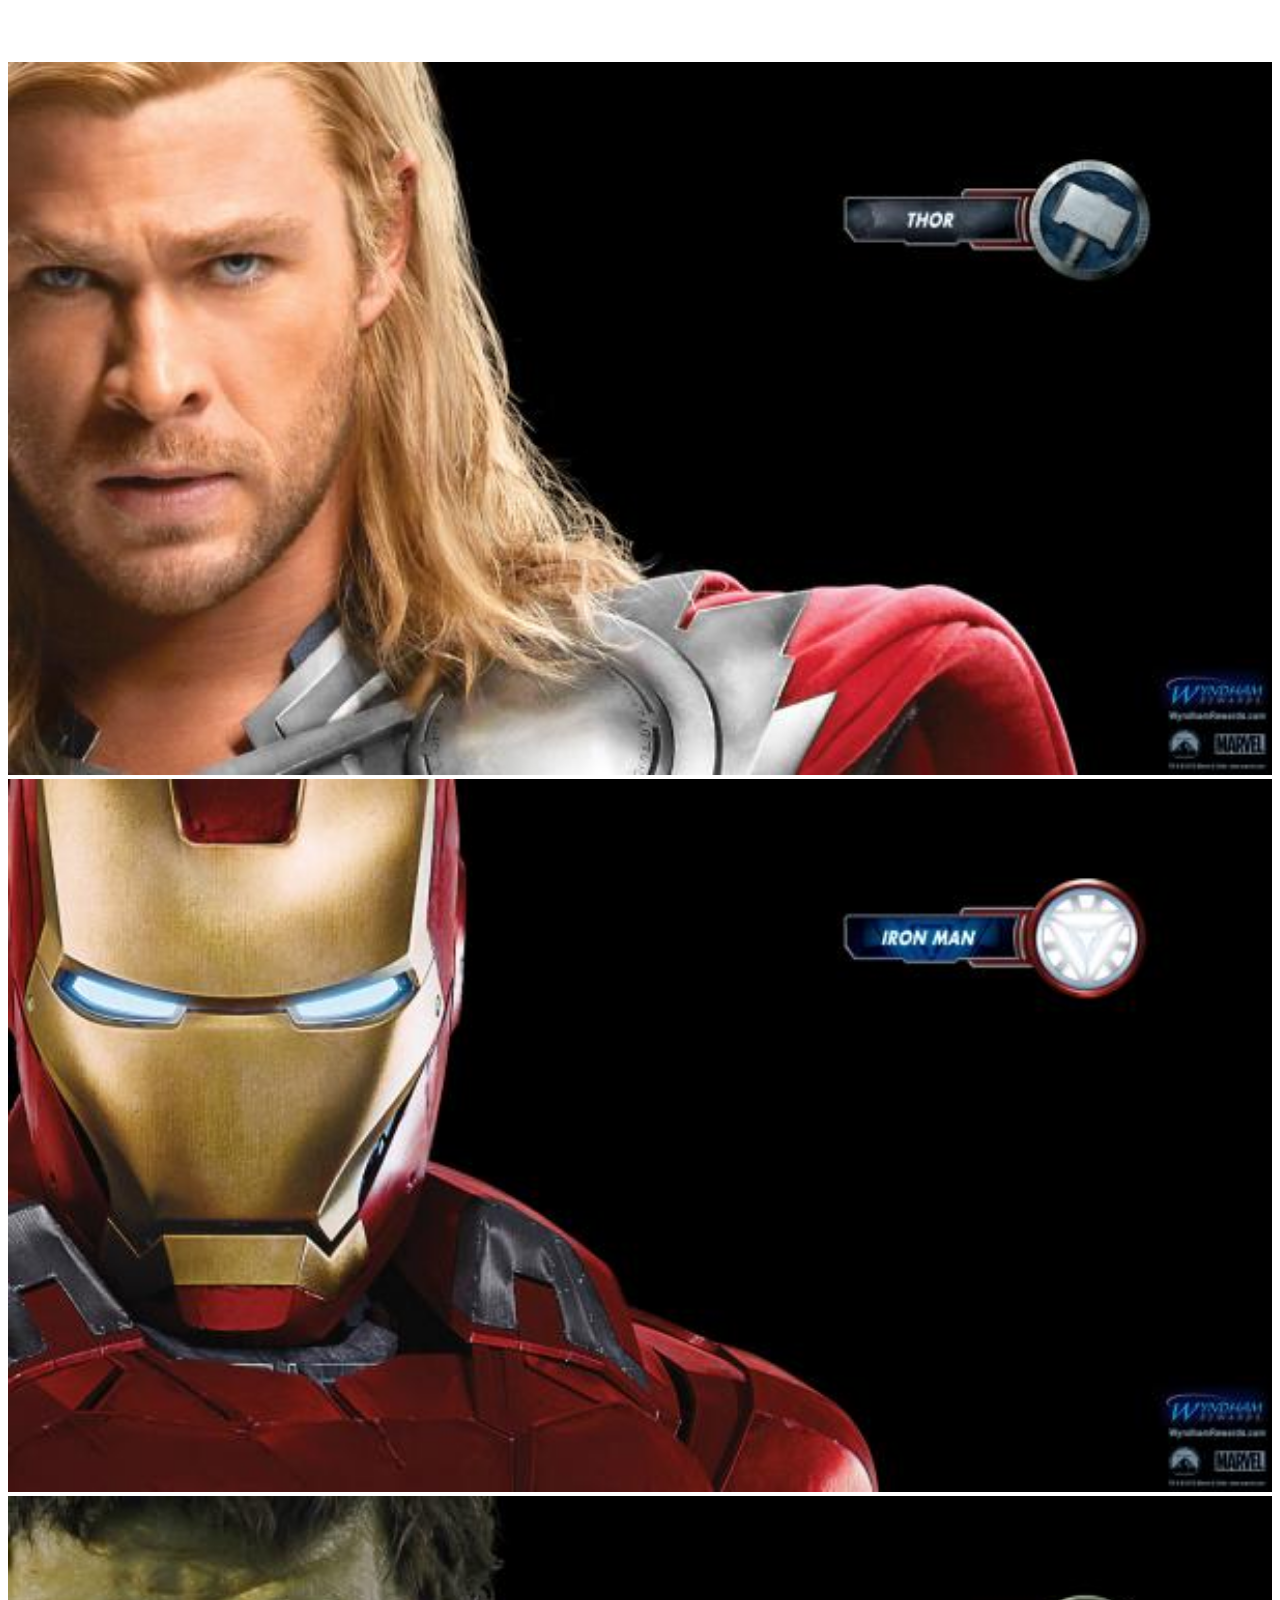
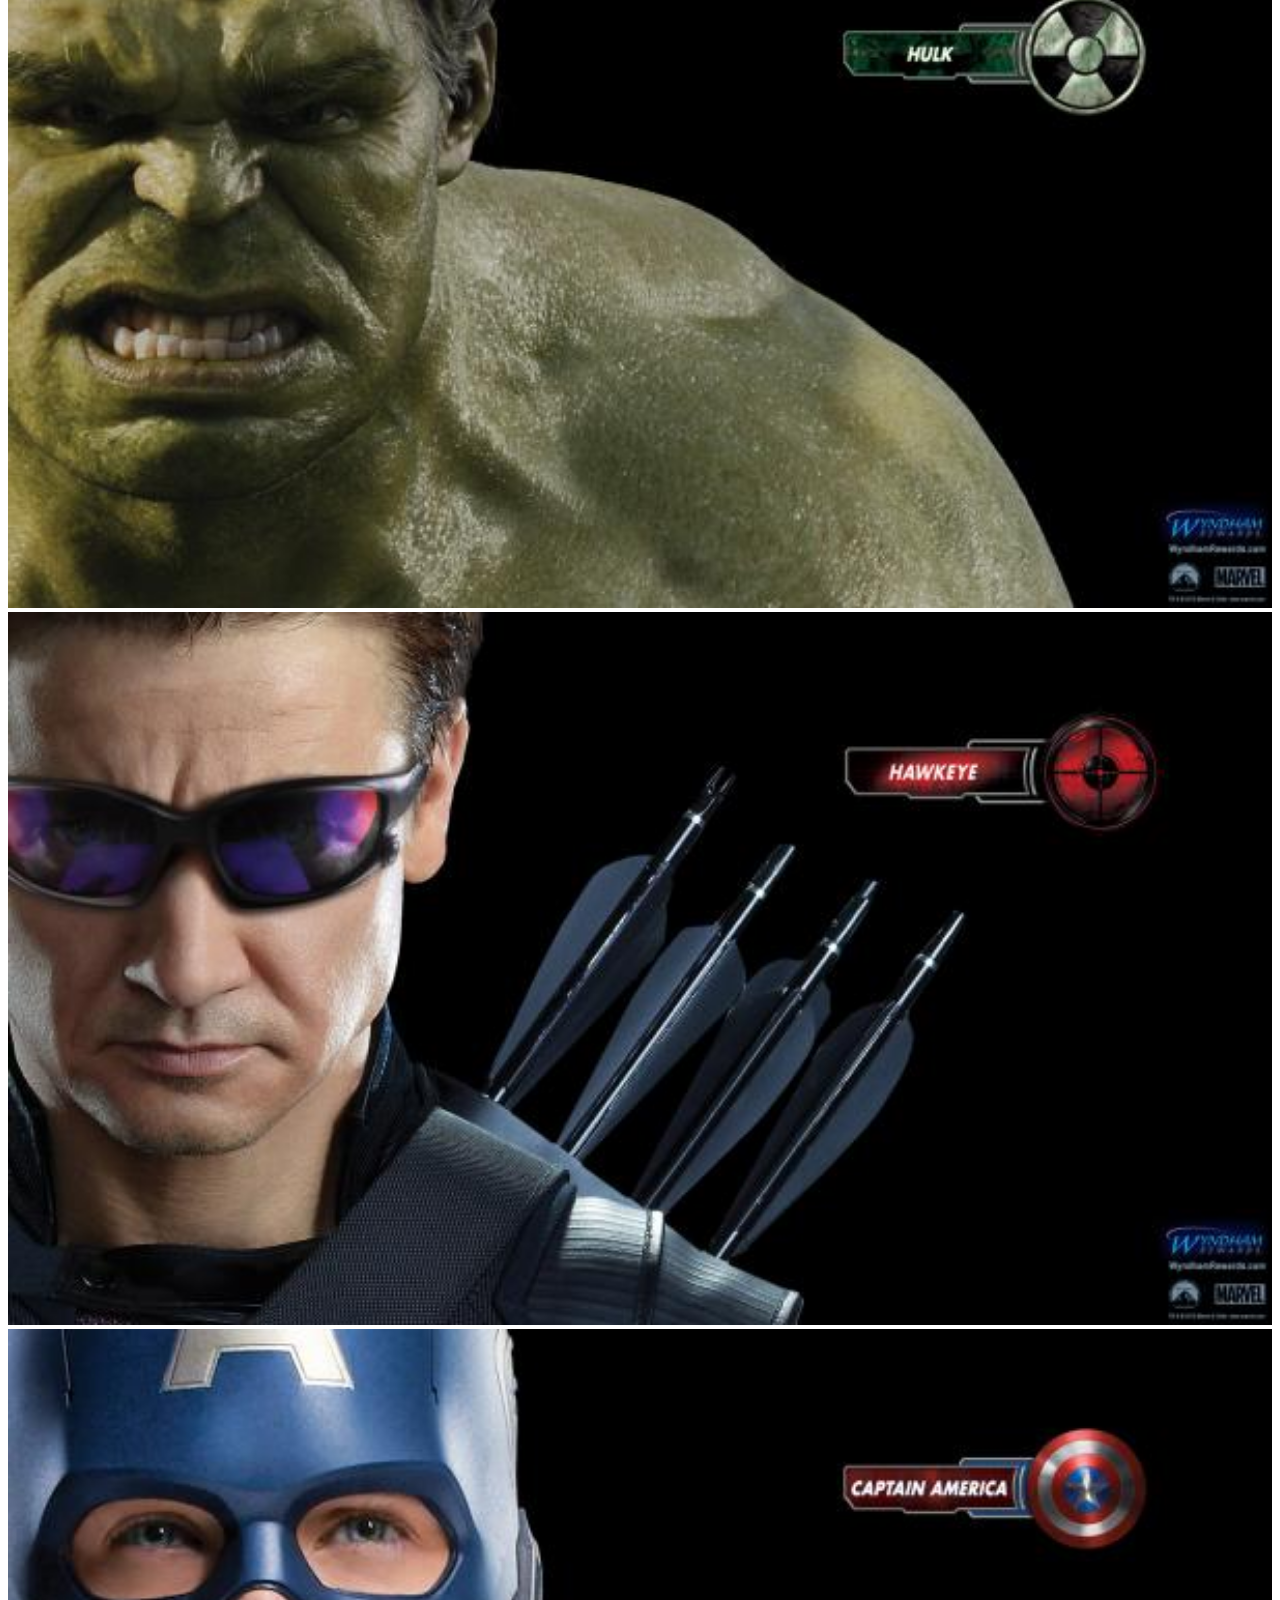
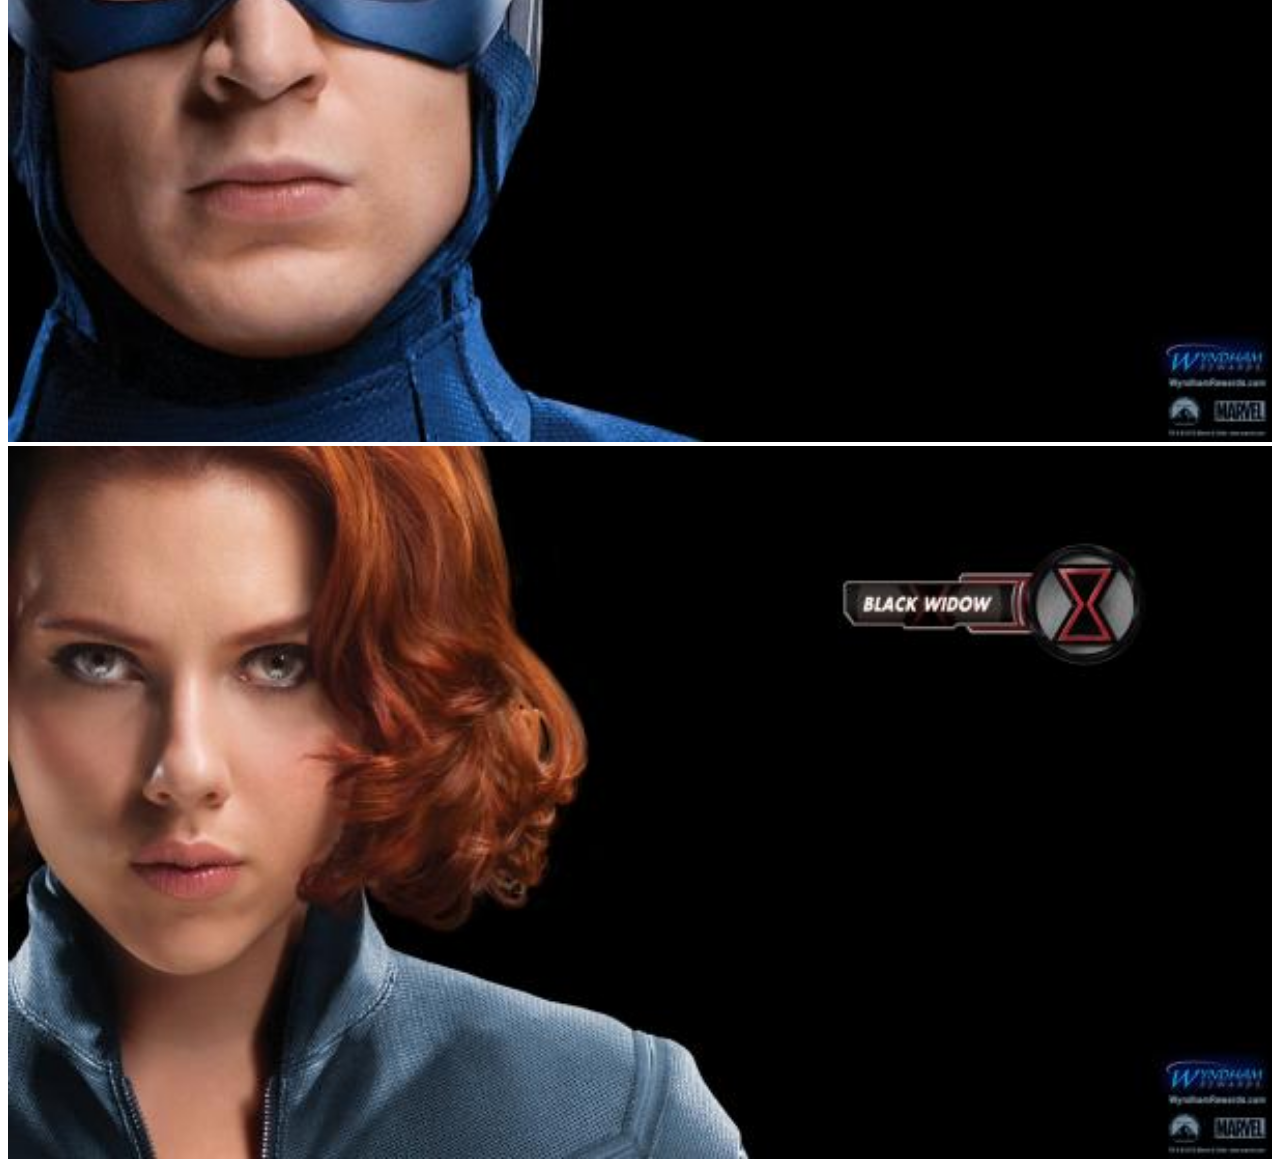
<file: index.html>
<!DOCTYPE html>
<html>
      <head>
            <link rel="stylesheet" href="style.css">
      </head>
      <body>
            <div id="menu">
                 <a href="#">Home</a>
                 <a href="about.html">About</a>
                 <a href="contact.html">Contact</a>
            </div>
           <div class="gallery">
                <a href="avenger-1.html"><img src="images/avengers_01.jpg"/></a>
                <a href="avenger-2.html"><img src="images/avengers_02.jpg"/></a>
                <a href="avenger-3.html"><img src="images/avengers_03.jpg"/></a>
                <a href="avenger-4.html"><img src="images/avengers_04.jpg"/></a>
                <a href="avenger-5.html"><img src="images/avengers_05.jpg"/></a>
                <a href="avenger-6.html"><img src="images/avengers_06.jpg"/></a>
           </div>
      </body>
</html>
</file>
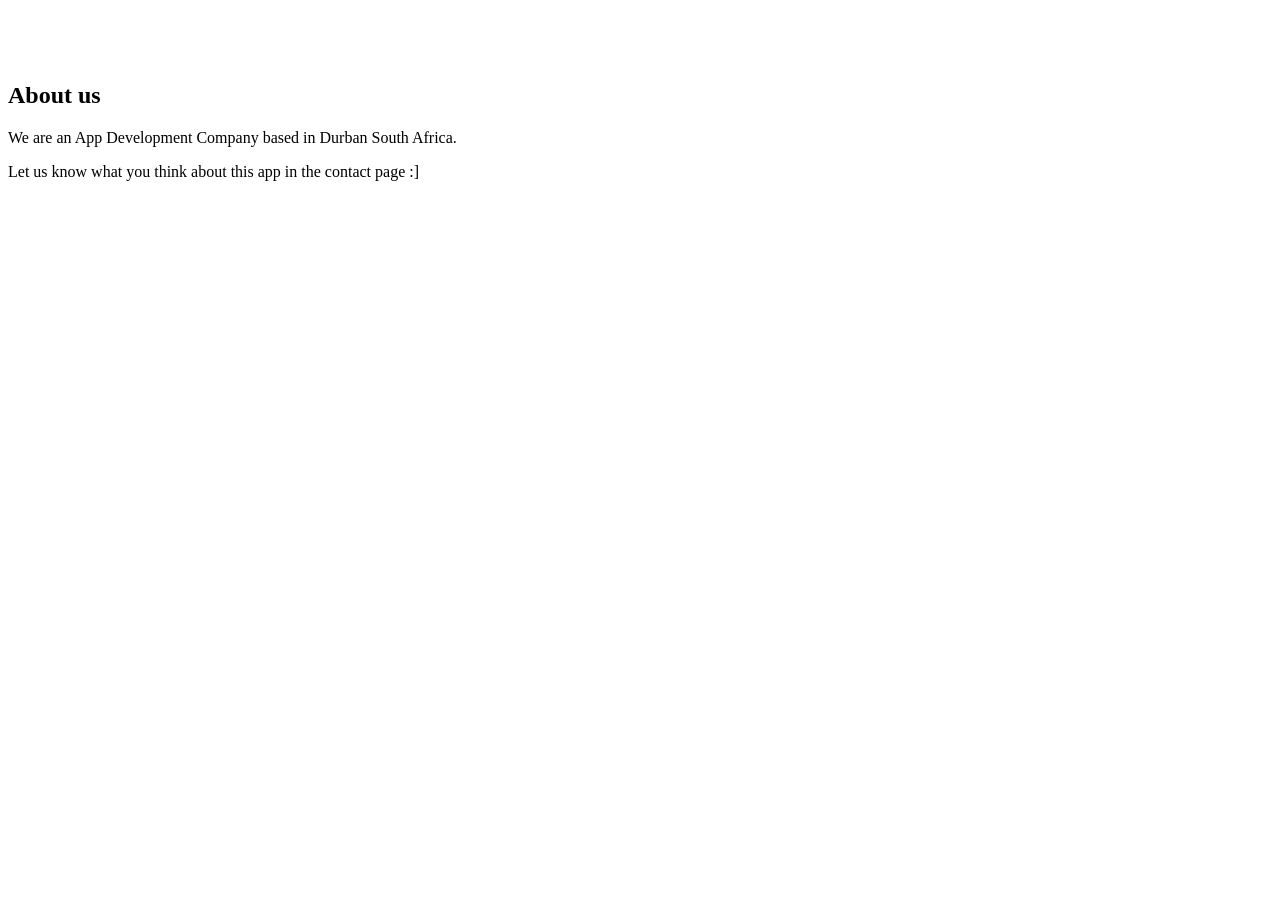
<file: about.html>
<!DOCTYPE html>
<html>
    <head>
        <link rel="stylesheet" href="style.css">
    </head>
    <body>
        <div id="menu">
            <a href="index.html">Home</a>
            <a href="about.html">About</a>
            <a href="contact.html">Contact</a>
        </div>
        <h2>About us</h2>
        <p>We are an App Development Company based in Durban South Africa.</p>
        <p>Let us know what you think about this app in the contact page :]</p> 

    </body>
</html>
</file>
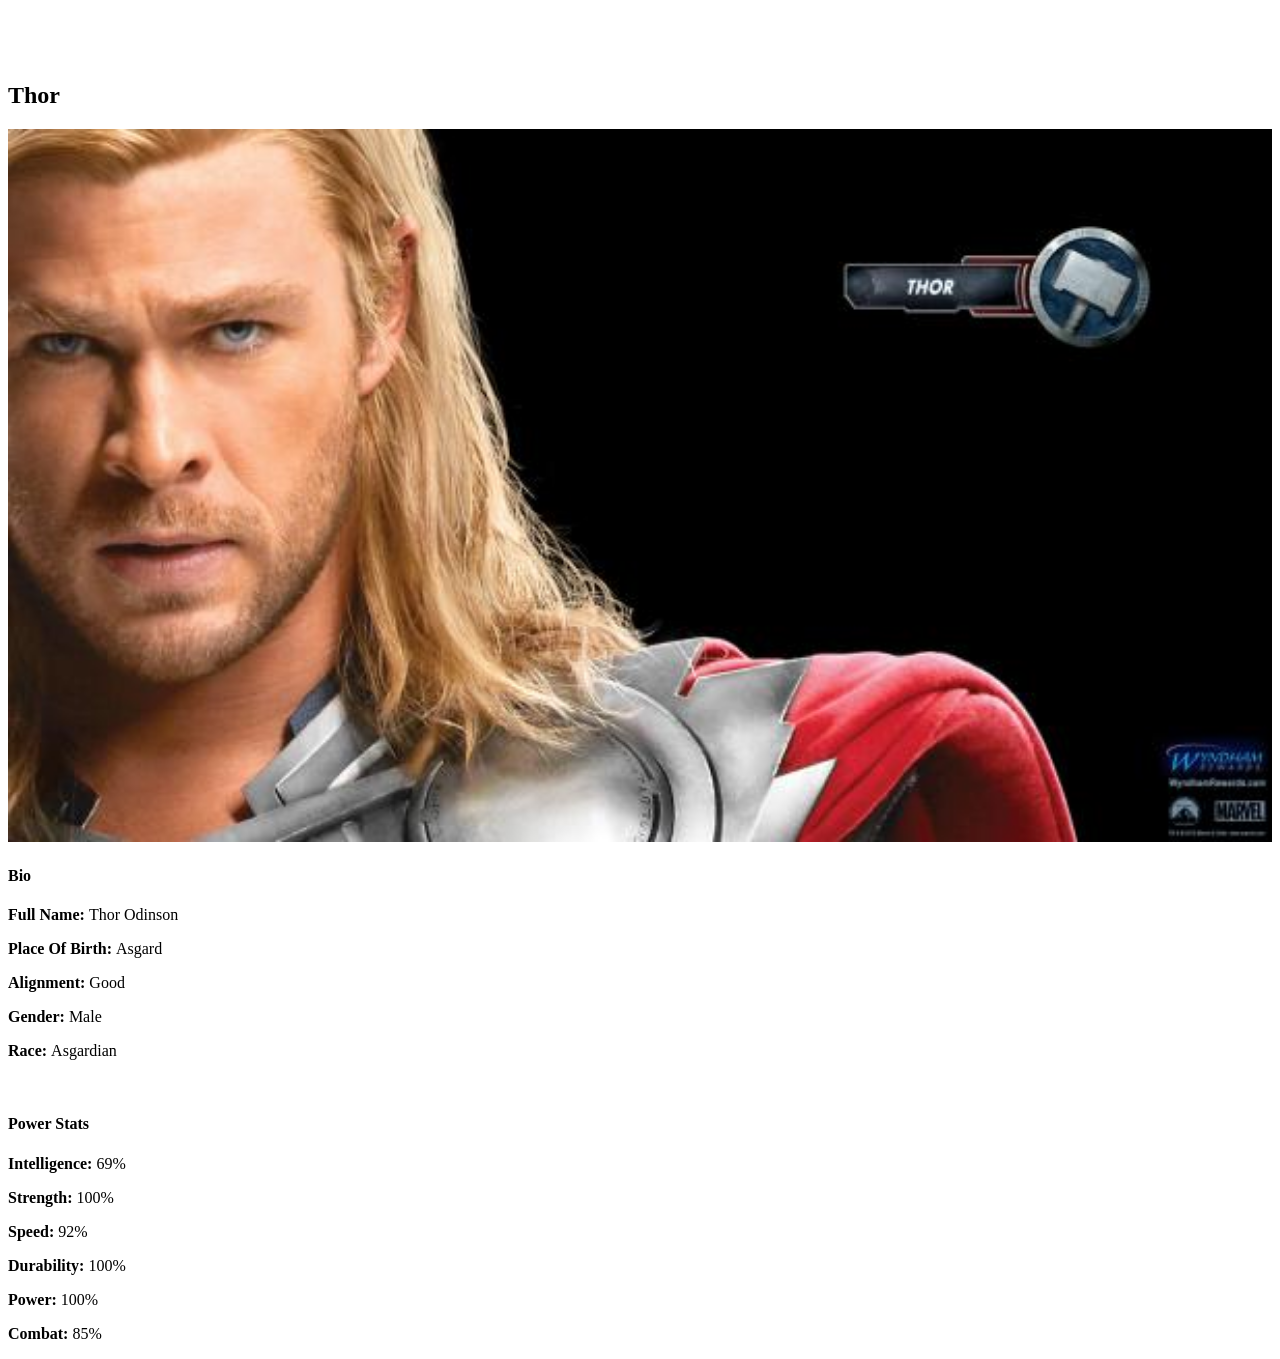
<file: avenger-1.html>
<!DOCTYPE html>
<html>
     <head>
          <link rel="stylesheet" href="style.css">
     </head>

     <body>
          <div id="menu">
               <a href="#">Home</a>
               <a href="about.html">About</a>
               <a href="contact.html">Contact</a>
          </div>
          <h2>Thor</h2>
          <div class="gallery">
               <img src="images/avengers_01.jpg">
          </div>
             <h4>Bio</h4>
               <p><b>Full Name: </b> Thor Odinson</p>
               <p><b>Place Of Birth: </b> Asgard</p>
               <p><b>Alignment: </b> Good</p>
               <p><b>Gender: </b> Male</p>
               <p><b>Race: </b> Asgardian</p>
              <br/>

              <h4>Power Stats</h4>
              <p><b>Intelligence: </b> 69%</p>
              <p><b>Strength: </b> 100%</p>
              <p><b>Speed: </b> 92%</p>
              <p><b>Durability: </b> 100%</p>
              <p><b>Power: </b> 100%</p>
              <p><b>Combat: </b> 85%</p> 
     </body>
</html>
</file>
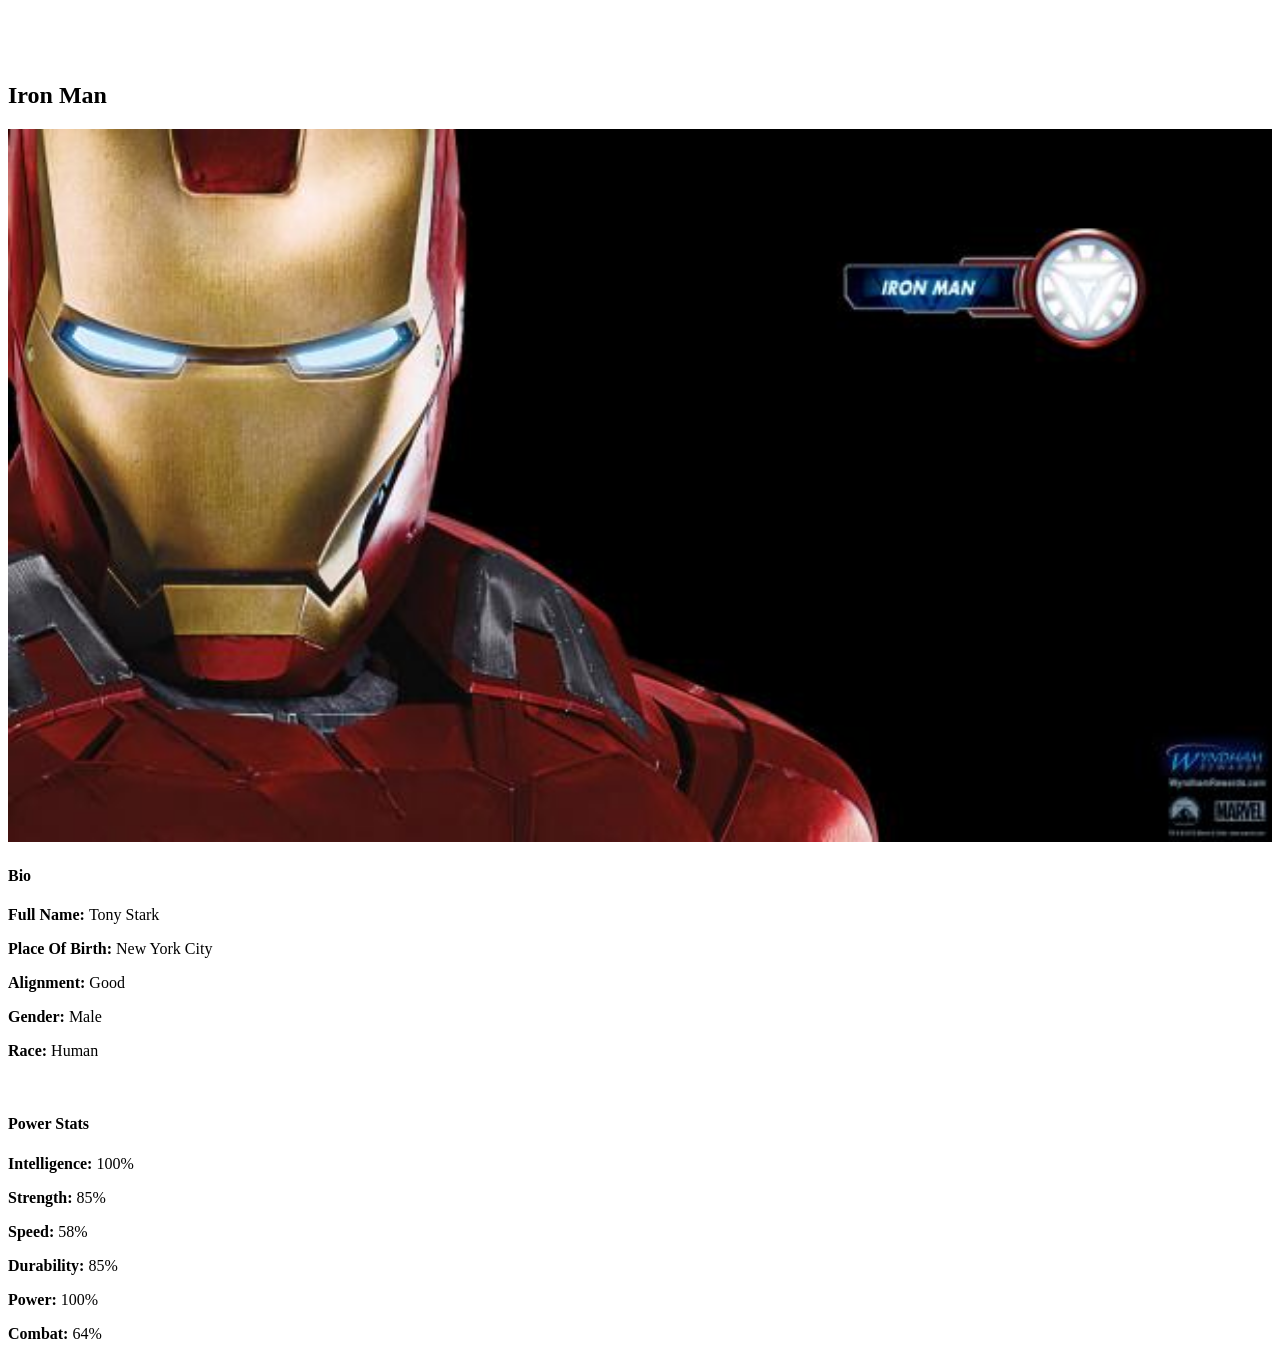
<file: avenger-2.html>
<!DOCTYPE html>
<html>
     <head>
          <link rel="stylesheet" href="style.css">
     </head>

     <body>
        <div id="menu">
            <a href="#">Home</a>
            <a href="about.html">About</a>
            <a href="contact.html">Contact</a>
       </div>
          <h2>Iron Man</h2>
          <div class="gallery">
               <img src="images/avengers_02.jpg">
          </div>
             <h4>Bio</h4>
               <p><b>Full Name: </b> Tony Stark</p>
               <p><b>Place Of Birth: </b> New York City</p>
               <p><b>Alignment: </b> Good</p>
               <p><b>Gender: </b> Male</p>
               <p><b>Race: </b> Human</p>
              <br/>

              <h4>Power Stats</h4>
              <p><b>Intelligence: </b> 100%</p>
              <p><b>Strength: </b> 85%</p>
              <p><b>Speed: </b> 58%</p>
              <p><b>Durability: </b> 85%</p>
              <p><b>Power: </b> 100%</p>
              <p><b>Combat: </b> 64%</p> 
     </body>
</html>
</file>
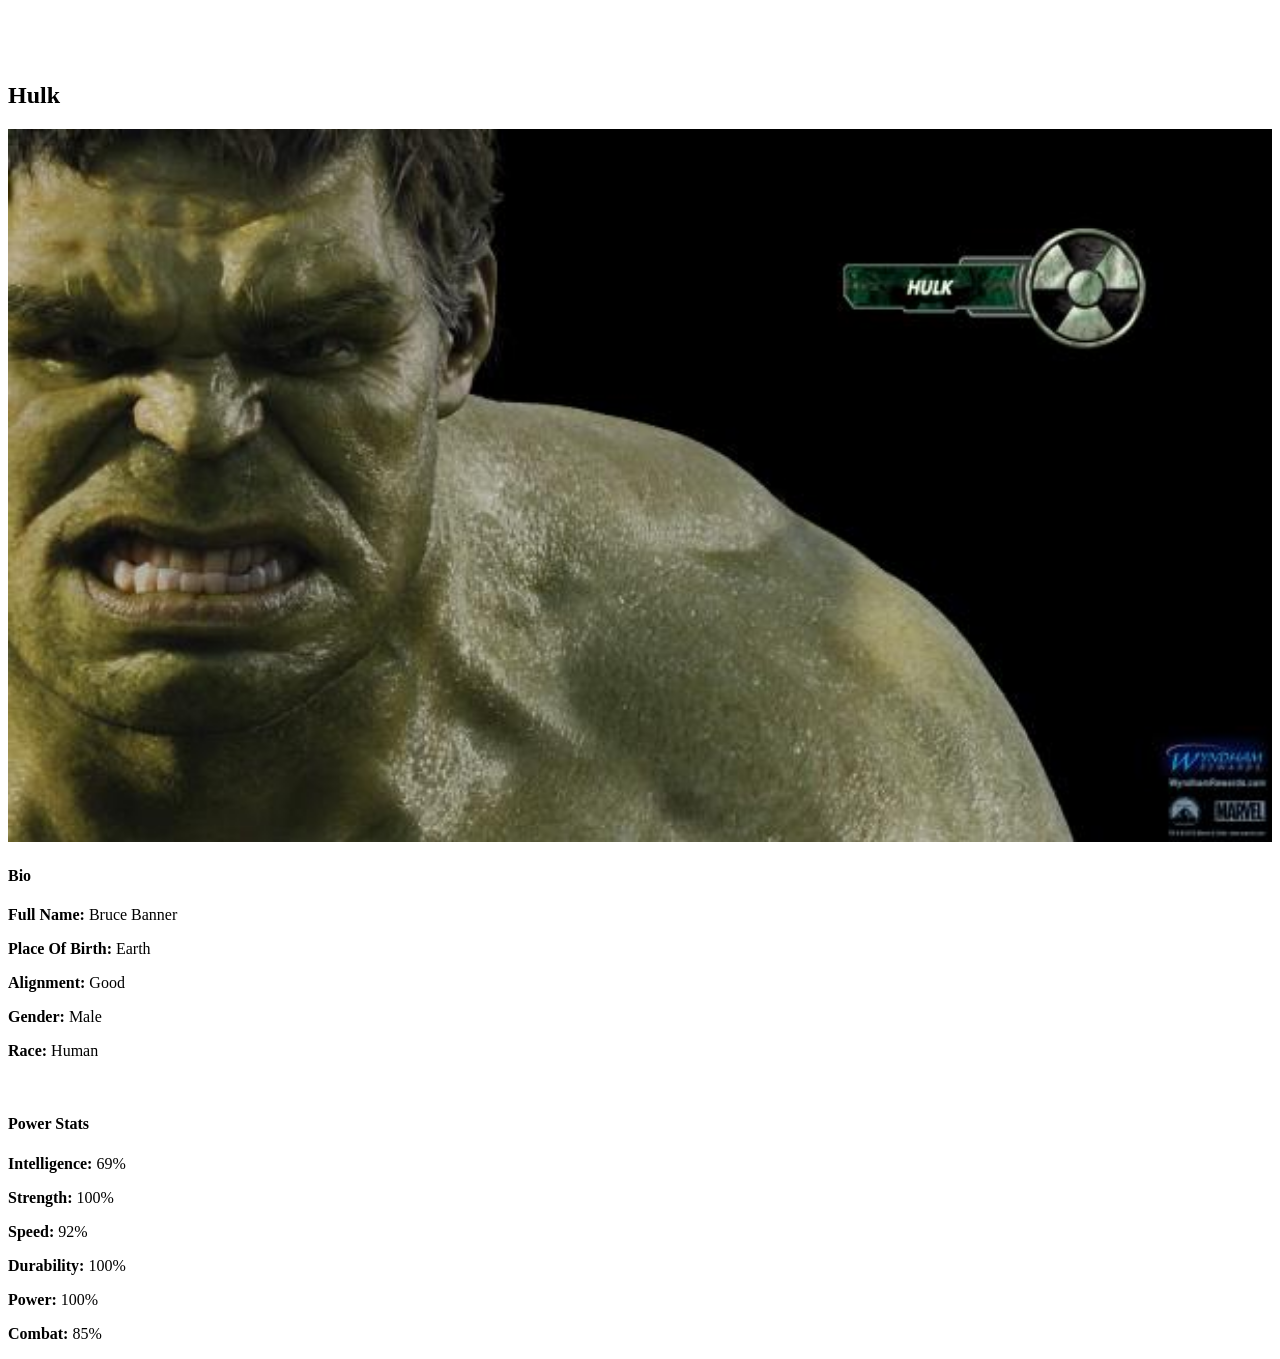
<file: avenger-3.html>
<!DOCTYPE html>
<html>
     <head>
          <link rel="stylesheet" href="style.css">
     </head>

     <body>
        <div id="menu">
            <a href="#">Home</a>
            <a href="about.html">About</a>
            <a href="contact.html">Contact</a>
       </div>
          <h2>Hulk</h2>
          <div class="gallery">
               <img src="images/avengers_03.jpg">
          </div>
             <h4>Bio</h4>
               <p><b>Full Name: </b> Bruce Banner</p>
               <p><b>Place Of Birth: </b> Earth</p>
               <p><b>Alignment: </b> Good</p>
               <p><b>Gender: </b> Male</p>
               <p><b>Race: </b> Human</p>
              <br/>

              <h4>Power Stats</h4>
              <p><b>Intelligence: </b> 69%</p>
              <p><b>Strength: </b> 100%</p>
              <p><b>Speed: </b> 92%</p>
              <p><b>Durability: </b> 100%</p>
              <p><b>Power: </b> 100%</p>
              <p><b>Combat: </b> 85%</p> 
     </body>
</html>
</file>
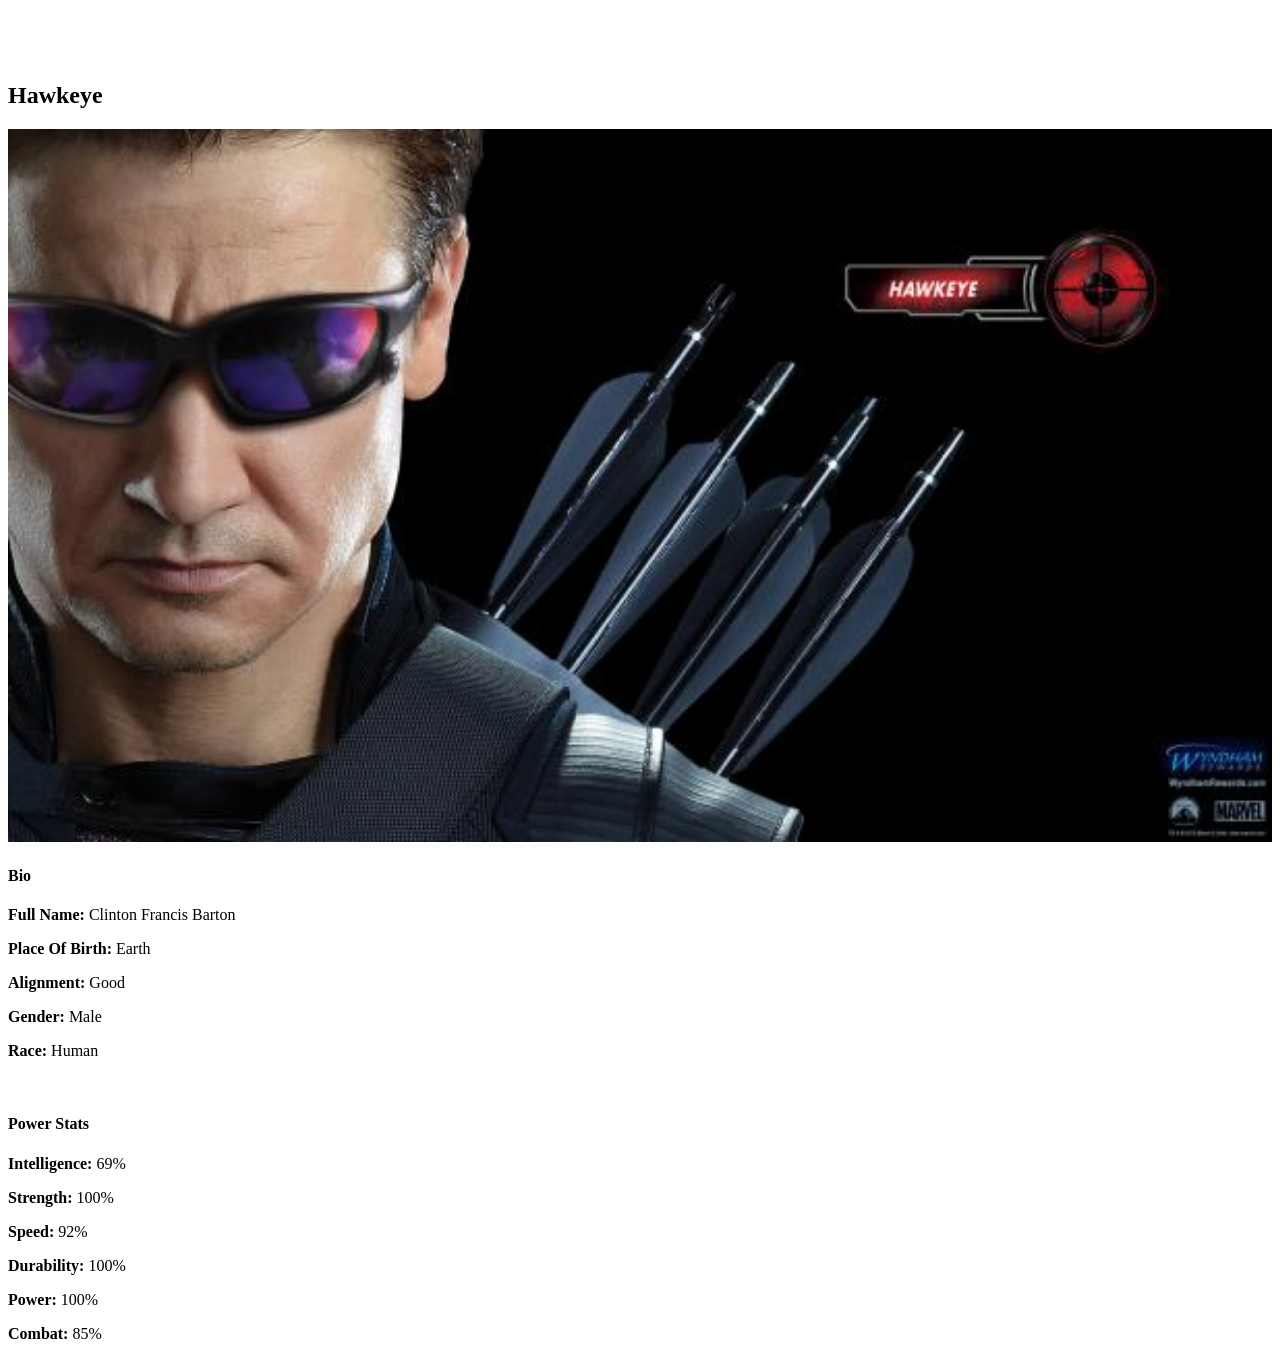
<file: avenger-4.html>
<!DOCTYPE html>
<html>
     <head>
          <link rel="stylesheet" href="style.css">
     </head>

     <body>
        <div id="menu">
            <a href="#">Home</a>
            <a href="about.html">About</a>
            <a href="contact.html">Contact</a>
       </div>
          <h2>Hawkeye</h2>
          <div class="gallery">
               <img src="images/avengers_04.jpg">
          </div>
             <h4>Bio</h4>
               <p><b>Full Name: </b> Clinton Francis Barton</p>
               <p><b>Place Of Birth: </b> Earth</p>
               <p><b>Alignment: </b> Good</p>
               <p><b>Gender: </b> Male</p>
               <p><b>Race: </b> Human</p>
              <br/>

              <h4>Power Stats</h4>
              <p><b>Intelligence: </b> 69%</p>
              <p><b>Strength: </b> 100%</p>
              <p><b>Speed: </b> 92%</p>
              <p><b>Durability: </b> 100%</p>
              <p><b>Power: </b> 100%</p>
              <p><b>Combat: </b> 85%</p> 
     </body>
</html>
</file>
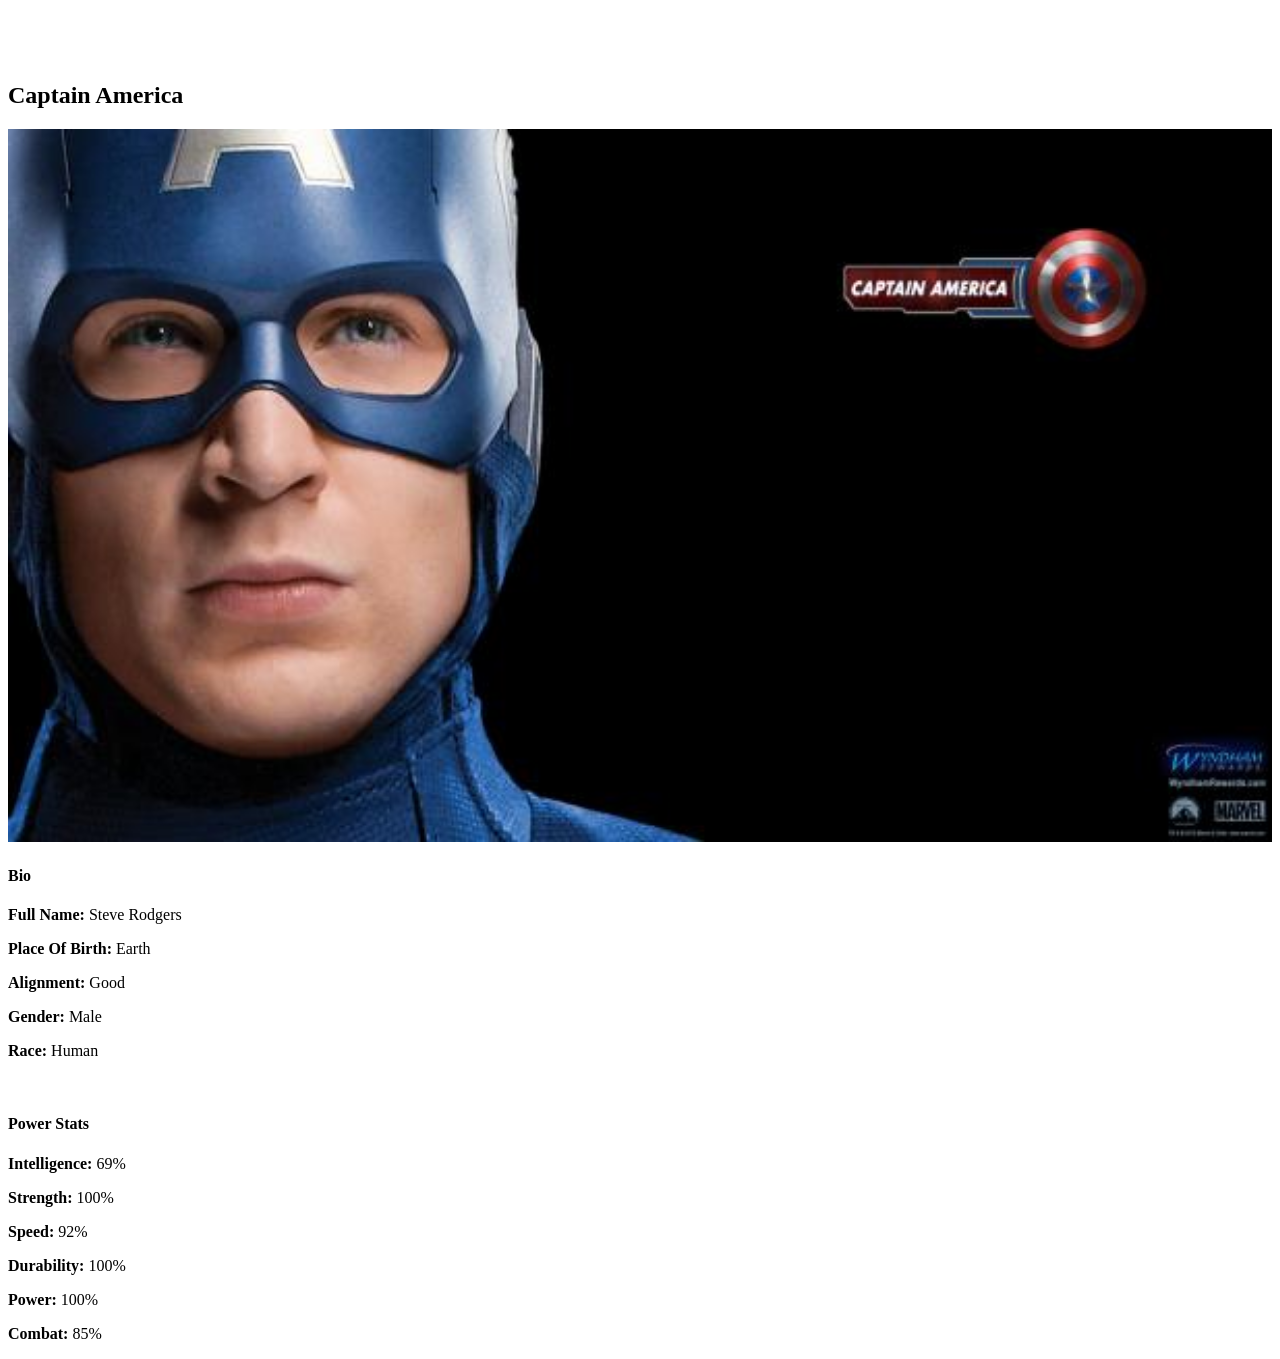
<file: avenger-5.html>
<!DOCTYPE html>
<html>
     <head>
          <link rel="stylesheet" href="style.css">
     </head>

     <body>
        <div id="menu">
            <a href="#">Home</a>
            <a href="about.html">About</a>
            <a href="contact.html">Contact</a>
       </div>
          <h2>Captain America</h2>
          <div class="gallery">
               <img src="images/avengers_05.jpg">
          </div>
             <h4>Bio</h4>
               <p><b>Full Name: </b> Steve Rodgers</p>
               <p><b>Place Of Birth: </b> Earth</p>
               <p><b>Alignment: </b> Good</p>
               <p><b>Gender: </b> Male</p>
               <p><b>Race: </b> Human</p>
              <br/>

              <h4>Power Stats</h4>
              <p><b>Intelligence: </b> 69%</p>
              <p><b>Strength: </b> 100%</p>
              <p><b>Speed: </b> 92%</p>
              <p><b>Durability: </b> 100%</p>
              <p><b>Power: </b> 100%</p>
              <p><b>Combat: </b> 85%</p> 
     </body>
</html>
</file>
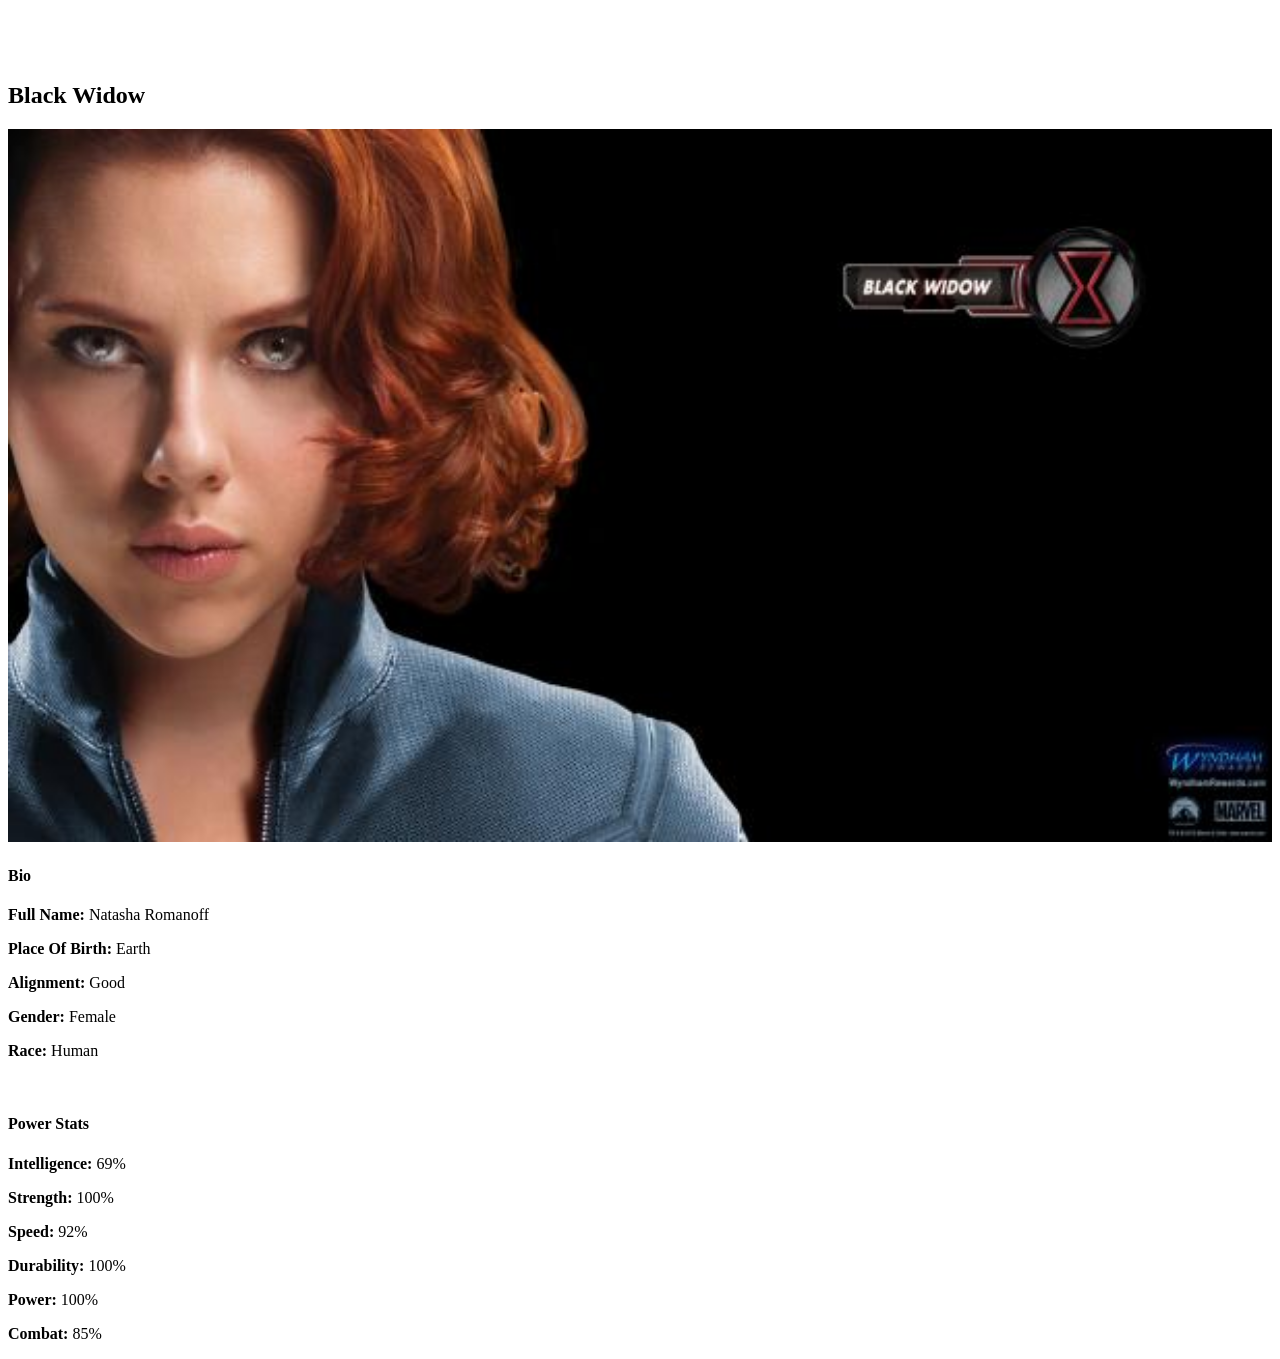
<file: avenger-6.html>
<!DOCTYPE html>
<html>
     <head>
          <link rel="stylesheet" href="style.css">
     </head>

     <body>
        <div id="menu">
            <a href="#">Home</a>
            <a href="about.html">About</a>
            <a href="contact.html">Contact</a>
       </div>
          <h2>Black Widow</h2>
          <div class="gallery">
               <img src="images/avengers_06.jpg">
          </div>
             <h4>Bio</h4>
               <p><b>Full Name: </b> Natasha Romanoff</p>
               <p><b>Place Of Birth: </b> Earth</p>
               <p><b>Alignment: </b> Good</p>
               <p><b>Gender: </b> Female</p>
               <p><b>Race: </b> Human</p>
              <br/>

              <h4>Power Stats</h4>
              <p><b>Intelligence: </b> 69%</p>
              <p><b>Strength: </b> 100%</p>
              <p><b>Speed: </b> 92%</p>
              <p><b>Durability: </b> 100%</p>
              <p><b>Power: </b> 100%</p>
              <p><b>Combat: </b> 85%</p> 
     </body>
</html>
</file>
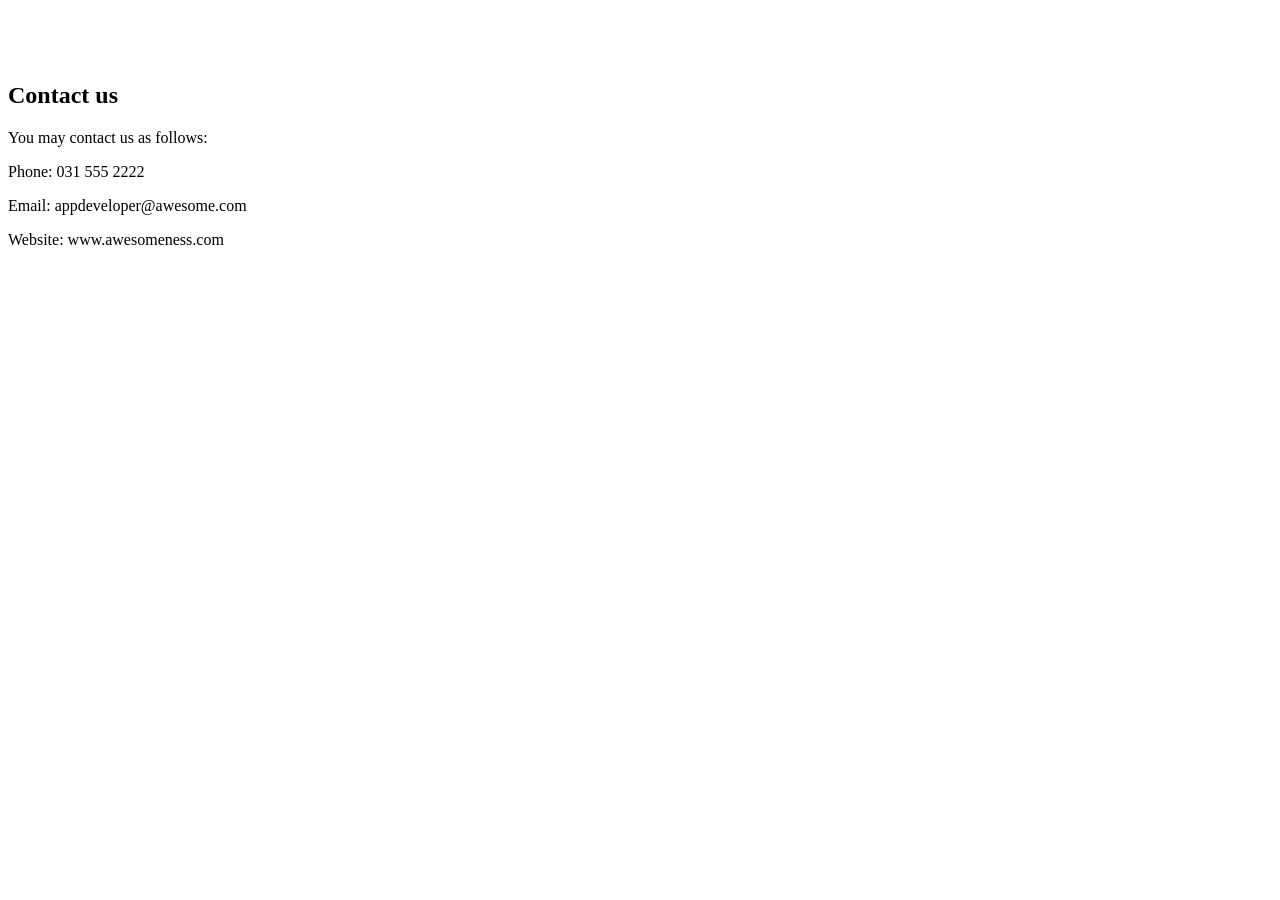
<file: contact.html>
<!DOCTYPE html>
<html>
    <head>
        <link rel="stylesheet" href="style.css">
    </head>
    <body>
        <div id="menu">
            <a href="index.html">Home</a>
            <a href="about.html">About</a>
            <a href="contact.html">Contact</a>
        </div>
        <h2>Contact us</h2>
        <p>You may contact us as follows:</p>
        <p>Phone: 031 555 2222</p>
        <p>Email: appdeveloper@awesome.com</p>
        <p>Website: www.awesomeness.com</p>
    </body>
</html>
</file>
<file: style.css>
.gallery img{
    width: 100%;
}

#menu{
    width:100%;
    height:40px;
    background-color: 8bc34a;
    padding-top: 14px;
}

#menu a{
    color:#ffffff;
    font-family: Helvetica, sans-serif;
    font-size: 18px;
    text-decoration:none;
    font-weight: 800px;
    
    padding-left: 20px;
    padding-right: 20px;
}

#menu a:hover{
     color: #5077bd;
}
</file>
